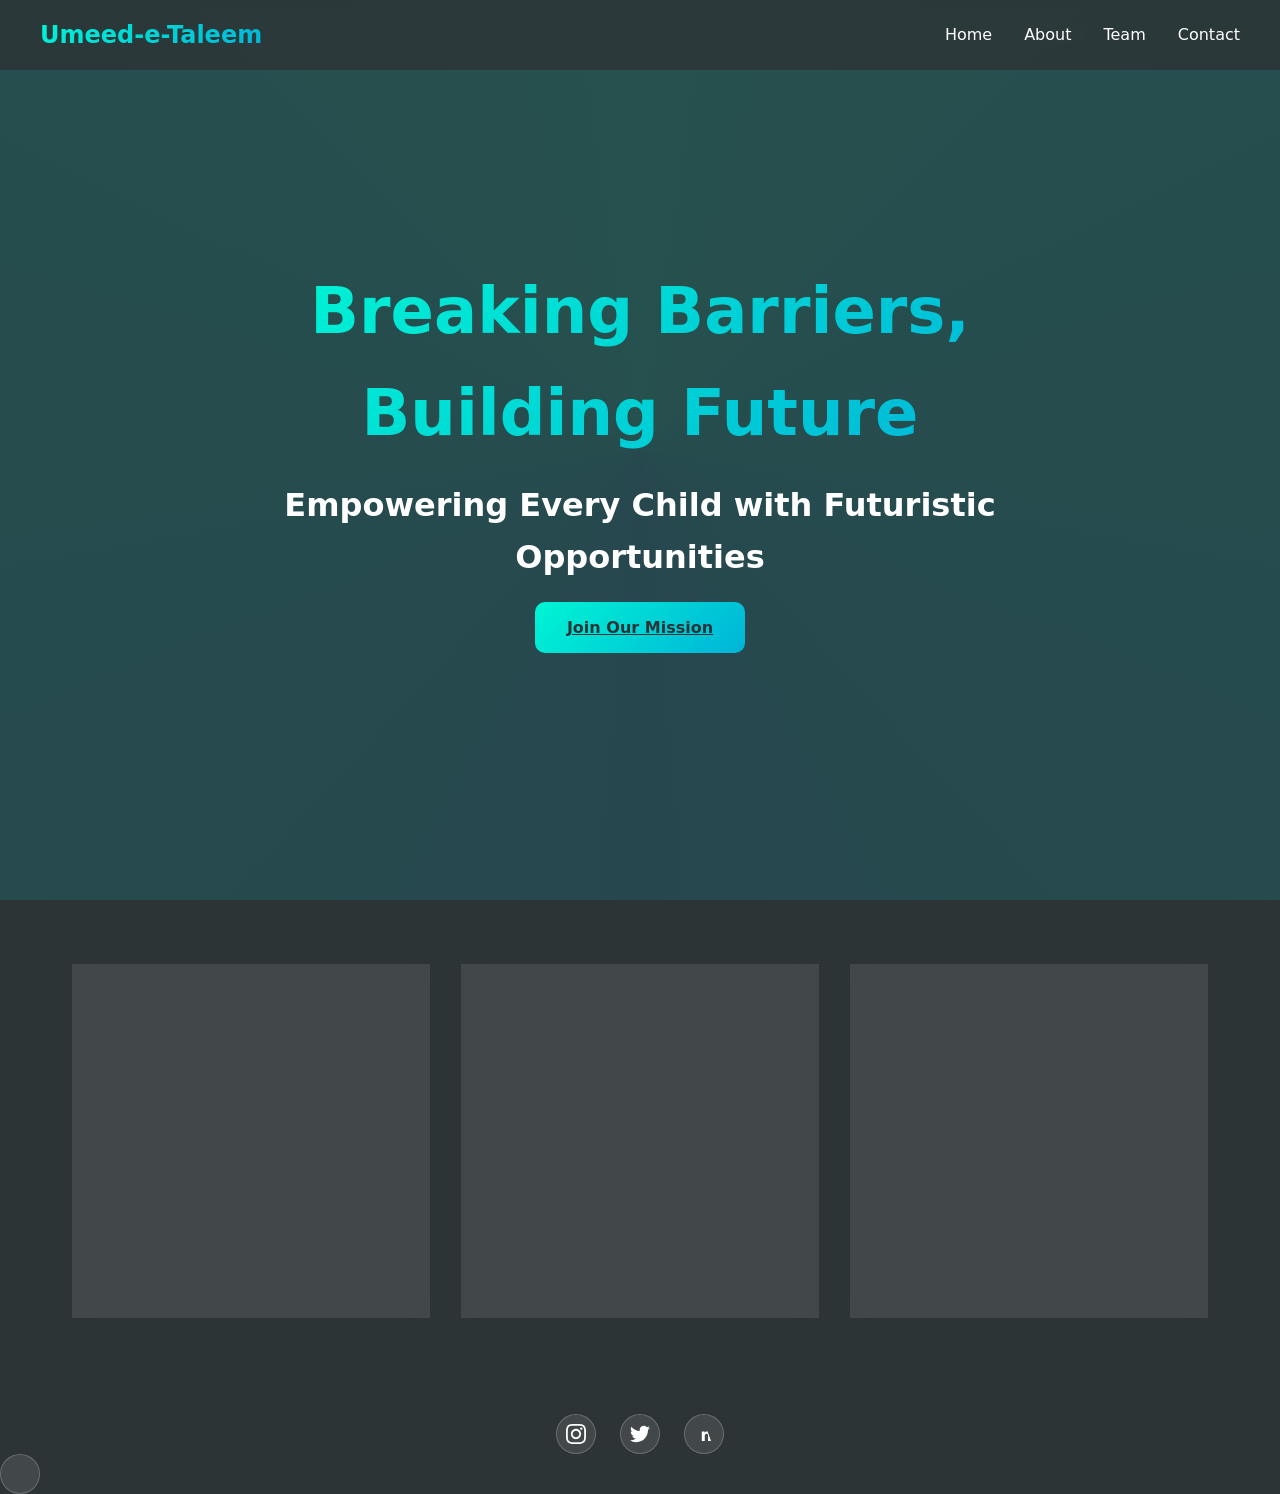
<file: index.html>
<!DOCTYPE html>
<html lang="en">
<head>
    <meta charset="UTF-8">
    <meta name="viewport" content="width=device-width, initial-scale=1.0">
    <title>Umeed-e-Taleem | Breaking Barriers, Building Future</title>
    <style>
        /* Modern CSS Reset */
        *, *::before, *::after {
            box-sizing: border-box;
            margin: 0;
            padding: 0;
        }

        :root {
            --primary: #2D3436;
            --accent: #00F5D4;
            --text: #ffffff;
            --gradient: linear-gradient(135deg, #00F5D4, #00B4D8);
            --glass: rgba(255, 255, 255, 0.1);
            --glass-border: rgba(255, 255, 255, 0.2);
        }

        @property --rotate {
            syntax: "<angle>";
            initial-value: 0deg;
            inherits: false;
        }

        body {
            font-family: 'Inter', system-ui, sans-serif;
            background: var(--primary);
            color: var(--text);
            line-height: 1.6;
            overflow-x: hidden;
        }

        /* Futuristic Navbar */
        .navbar {
            position: fixed;
            top: 0;
            width: 100%;
            backdrop-filter: blur(10px);
            background: rgba(45, 52, 54, 0.8);
            z-index: 1000;
            padding: 1rem;
        }

        .nav-container {
            max-width: 1200px;
            margin: 0 auto;
            display: flex;
            justify-content: space-between;
            align-items: center;
        }

        .logo {
            font-size: 1.5rem;
            font-weight: 700;
            background: var(--gradient);
            -webkit-background-clip: text;
            color: transparent;
        }

        .nav-links {
            display: flex;
            gap: 2rem;
            list-style: none;
        }

        .nav-links a {
            color: var(--text);
            text-decoration: none;
            position: relative;
            padding: 0.5rem 0;
        }

        .nav-links a::after {
            content: '';
            position: absolute;
            bottom: 0;
            left: 0;
            width: 100%;
            height: 2px;
            background: var(--gradient);
            transform: scaleX(0);
            transition: transform 0.3s ease;
        }

        .nav-links a:hover::after {
            transform: scaleX(1);
        }

        /* Hero Section */
        .hero {
            height: 100vh;
            display: flex;
            align-items: center;
            justify-content: center;
            position: relative;
            overflow: hidden;
        }

        .hero::before {
            content: '';
            position: absolute;
            width: 200%;
            height: 200%;
            background: conic-gradient(from var(--rotate), var(--accent), #00B4D8, var(--accent));
            animation: rotate 15s linear infinite;
            opacity: 0.15;
        }

        @keyframes rotate {
            to {
                --rotate: 360deg;
            }
        }

        .hero-content {
            text-align: center;
            z-index: 1;
            max-width: 800px;
            padding: 2rem;
        }

        .hero h1 {
            font-size: 4rem;
            margin-bottom: 1rem;
            background: var(--gradient);
            -webkit-background-clip: text;
            color: transparent;
        }

        .hero h2 {
            font-size: 2rem;
            margin-bottom: 2rem;
        }

        /* Team Section */
        .team-container {
            display: grid;
            grid-template-columns: repeat(auto-fit, minmax(300px, 1fr));
            gap: 2rem;
            padding: 4rem 2rem;
            max-width: 1200px;
            margin: 0 auto;
        }

        .team-member {
            position: relative;
            background: var(--glass);
            border: 1px solid var(--glass-border);
            border-radius: 20px;
            padding: 2rem;
            backdrop-filter: blur(10px);
            transition: transform 0.3s ease;
        }

        .team-member:hover {
            transform: translateY(-10px);
        }

        .member-image {
            width: 200px;
            height: 200px;
            border-radius: 50%;
            margin: 0 auto 1rem;
            position: relative;
            overflow: hidden;
        }

        .member-image img {
            width: 100%;
            height: 100%;
            object-fit: cover;
            filter: grayscale(50%);
            transition: filter 0.3s ease;
        }

        .team-member:hover .member-image img {
            filter: grayscale(0%);
        }

        .member-info {
            text-align: center;
        }

        .member-info h3 {
            font-size: 1.5rem;
            margin-bottom: 0.5rem;
            background: var(--gradient);
            -webkit-background-clip: text;
            color: transparent;
        }

        /* Social Media Icons */
        .social-icons {
            display: flex;
            justify-content: center;
            gap: 1.5rem;
            margin-top: 2rem;
        }

        .social-icon {
            width: 40px;
            height: 40px;
            display: flex;
            align-items: center;
            justify-content: center;
            border-radius: 50%;
            background: var(--glass);
            border: 1px solid var(--glass-border);
            transition: transform 0.3s ease;
        }

        .social-icon:hover {
            transform: scale(1.2);
        }

        .social-icon svg {
            width: 20px;
            height: 20px;
            fill: var(--text);
        }

        /* Contact Form */
        .contact-form {
            max-width: 600px;
            margin: 4rem auto;
            padding: 2rem;
            background: var(--glass);
            border: 1px solid var(--glass-border);
            border-radius: 20px;
            backdrop-filter: blur(10px);
        }

        .form-group {
            margin-bottom: 1.5rem;
        }

        .form-group input,
        .form-group textarea {
            width: 100%;
            padding: 1rem;
            background: rgba(255, 255, 255, 0.05);
            border: 1px solid var(--glass-border);
            border-radius: 10px;
            color: var(--text);
            font-size: 1rem;
        }

        .form-group input:focus,
        .form-group textarea:focus {
            outline: none;
            border-color: var(--accent);
        }

        .btn {
            background: var(--gradient);
            color: var(--primary);
            padding: 1rem 2rem;
            border: none;
            border-radius: 10px;
            font-weight: bold;
            cursor: pointer;
            transition: transform 0.3s ease;
        }

        .btn:hover {
            transform: scale(1.05);
        }

        /* Responsive Styles */
        @media (max-width: 768px) {
            .hero h1 {
                font-size: 2.5rem;
            }

            .hero h2 {
                font-size: 1.5rem;
            }

            .nav-links {
                gap: 1rem;
            }

            .logo {
                font-size: 1.2rem;
            }

            .team-container {
                grid-template-columns: repeat(auto-fit, minmax(250px, 1fr));
            }
        }

        @media (max-width: 480px) {
            .hero h1 {
                font-size: 2rem;
            }

            .hero h2 {
                font-size: 1.2rem;
            }

            .nav-links {
                flex-direction: column;
                gap: 0.5rem;
            }

            .logo {
                font-size: 1rem;
            }

            .team-container {
                grid-template-columns: repeat(auto-fit, minmax(200px, 1fr));
            }
        }
    </style>
</head>
<body>
    <nav class="navbar">
        <div class="nav-container">
            <div class="logo">Umeed-e-Taleem</div>
            <ul class="nav-links">
                <li><a href="#home">Home</a></li>
                <li><a href="#about">About</a></li>
                <li><a href="#team">Team</a></li>
                <li><a href="#contact">Contact</a></li>
            </ul>
        </div>
    </nav>

    <section id="home" class="hero">
        <div class="hero-content">
            <h1>Breaking Barriers, Building Future</h1>
            <h2>Empowering Every Child with Futuristic Opportunities</h2>
            <a href="https://forms.gle/SZrfroZ43mqskNC88" target="_blank" class="btn">Join Our Mission</a>
        </div>
    </section>

    <section id="team" class="team-container">
        <div class="team-member">
            <div class="member-image">
                <img src="Rahim.jpg" alt="Abdul Rahim">
            </div>
            <div class="member-info">
                <h3>Abdul Rahim</h3>
                <p>Founder</p>
            </div>
        </div>
        <div class="team-member">
            <div class="member-image">
                <img src="Ammar.jpg" alt="Ammar Jaffar">
            </div>
            <div class="member-info">
                <h3>Ammar Jaffar</h3>
                <p>Co-Founder</p>
            </div>
        </div>
        <div class="team-member">
            <div class="member-image">
                <img src="me.jpg" alt="Inayat Rahim">
            </div>
            <div class="member-info">
                <h3>Inayat Rahim</h3>
                <p>Technical Lead</p>
            </div>
        </div>
    </section>

     <div class="social-icons">
        <a href="https://www.instagram.com/umeedetaleem.pk/" class="social-icon" target="_blank">
            <svg viewBox="0 0 24 24">
                <path d="M12 2.163c3.204 0 3.584.012 4.85.07 3.252.148 4.771 1.691 4.919 4.919.058 1.265.069 1.645.069 4.849 0 3.205-.012 3.584-.069 4.849-.149 3.225-1.664 4.771-4.919 4.919-1.266.058-1.644.07-4.85.07-3.204 0-3.584-.012-4.849-.07-3.26-.149-4.771-1.699-4.919-4.92-.058-1.265-.07-1.644-.07-4.849 0-3.204.013-3.583.07-4.849.149-3.227 1.664-4.771 4.919-4.919 1.266-.057 1.645-.069 4.849-.069zm0-2.163c-3.259 0-3.667.014-4.947.072-4.358.2-6.78 2.618-6.98 6.98-.059 1.281-.073 1.689-.073 4.948 0 3.259.014 3.668.072 4.948.2 4.358 2.618 6.78 6.98 6.98 1.281.058 1.689.072 4.948.072 3.259 0 3.668-.014 4.948-.072 4.354-.2 6.782-2.618 6.979-6.98.059-1.28.073-1.689.073-4.948 0-3.259-.014-3.667-.072-4.947-.196-4.354-2.617-6.78-6.979-6.98-1.281-.059-1.69-.073-4.949-.073zm0 5.838c-3.403 0-6.162 2.759-6.162 6.162s2.759 6.163 6.162 6.163 6.162-2.759 6.162-6.163c0-3.403-2.759-6.162-6.162-6.162zm0 10.162c-2.209 0-4-1.79-4-4 0-2.209 1.791-4 4-4s4 1.791 4 4c0 2.21-1.791 4-4 4zm6.406-11.845c-.796 0-1.441.645-1.441 1.44s.645 1.44 1.441 1.44c.795 0 1.439-.645 1.439-1.44s-.644-1.44-1.439-1.44z"/>
            </svg>
        </a>
        <a href="https://www.facebook.com/umeedetaleem.pk/" class="social-icon" target="_blank">
            <svg viewBox="0 0 24 24">
                <path d="M23.953 4.57a10 10 0 01-2.825.775 4.958 4.958 0 002.163-2.723c-.951.555-2.005.959-3.127 1.184a4.92 4.92 0 00-8.384 4.482C7.69 8.095 4.067 6.13 1.64 3.162a4.822 4.822 0 00-.666 2.475c0 1.71.87 3.213 2.188 4.096a4.904 4.904 0 01-2.228-.616v.06a4.923 4.923 0 003.946 4.827 4.996 4.996 0 01-2.212.085 4.936 4.936 0 004.604 3.417 9.867 9.867 0 01-6.102 2.105c-.39 0-.779-.023-1.17-.067a13.995 13.995 0 007.557 2.209c9.053 0 13.998-7.496 13.998-13.985 0-.21 0-.42-.015-.63A9.935 9.935 0 0024 4.59z"/>
            </svg>
        </a>
        <a href="#" class="social-icon">
            <svg viewBox="0 0 24 24">
                <path d="M20.447 20.452h-3.554v-5.569c0-1.328-.027-3.037-1.852-3.037-1.853 0-2.136 1.445-2.136 2.939v5.667H9.351V9h3.414v1.561h.046c.477-.9 1.637-1.85 3.37-1.85 3.601
                <!-- Updated social icons section with consistent icon styles -->
    <div class="social-icons">
        <a href="https://twitter.com/umeedetaleem.pk/" class="social-icon" target="_blank">
            <svg viewBox="0 0 24 24">
                <path d="M12 2.163c3.204 0 3.584.012 4.85.07 3.252.148 4.771 1.691 4.919 4.919.058 1.265.069 1.645.069 4.849 0 3.205-.012 3.584-.069 4.849-.149 3.225-1.664 4.771-4.919 4.919-1.266.058-1.644.07-4.85.07-3.204 0-3.584-.012-4.849-.07-3.26-.149-4.771-1.699-4.919-4.92-.058-1.265-.07-1.644-.07-4.849 0-3.204.013-3.583.07-4.849.149-3.227 1.664-4.771 4.919-4.919 1.266-.057 1.645-.069 4.849-.069zm0-2.163c-3.259 0-3.667.014-4.947.072-4.358.2-6.78 2.618-6.98 6.98-.059 1.281-.073 1.689-.073 4.948 0 3.259.014 3.668.072 4.948.2 4.358 2.618 6.78 6.98 6.98 1.281.058 1.689.072 4.948.072 3.259 0 3.668-.014 4.948-.072 4.354-.2 6.782-2.618 6.979-6.98.059-1.28.073-1.689.073-4.948 0-3.259-.014-3.667-.072-4.947-.196-4.354-2.617-6.78-6.979-6.98-1.281-.059-1.69-.073-4.949-.073zm0 5.838c-3.403 0-6.162 2.759-6.162 6.162s2.759 6.163 6.162 6.163 6.162-2.759 6.162-6.163c0-3.403-2.759-6.162-6.162-6.162zm0 10.162c-2.209 0-4-1.79-4-4 0-2.209 1.791-4 4-4s4 1.791 4 4c0 2.21-1.791 4-4 4zm6.406-11.845c-.796 0-1.441.645-1.441 1.44s.645 1.44 1.441 1.44c.795 0 1.439-.645 1.439-1.44s-.644-1.44-1.439-1.44z"/>
            </svg>
        </a>
    </div>
</file>
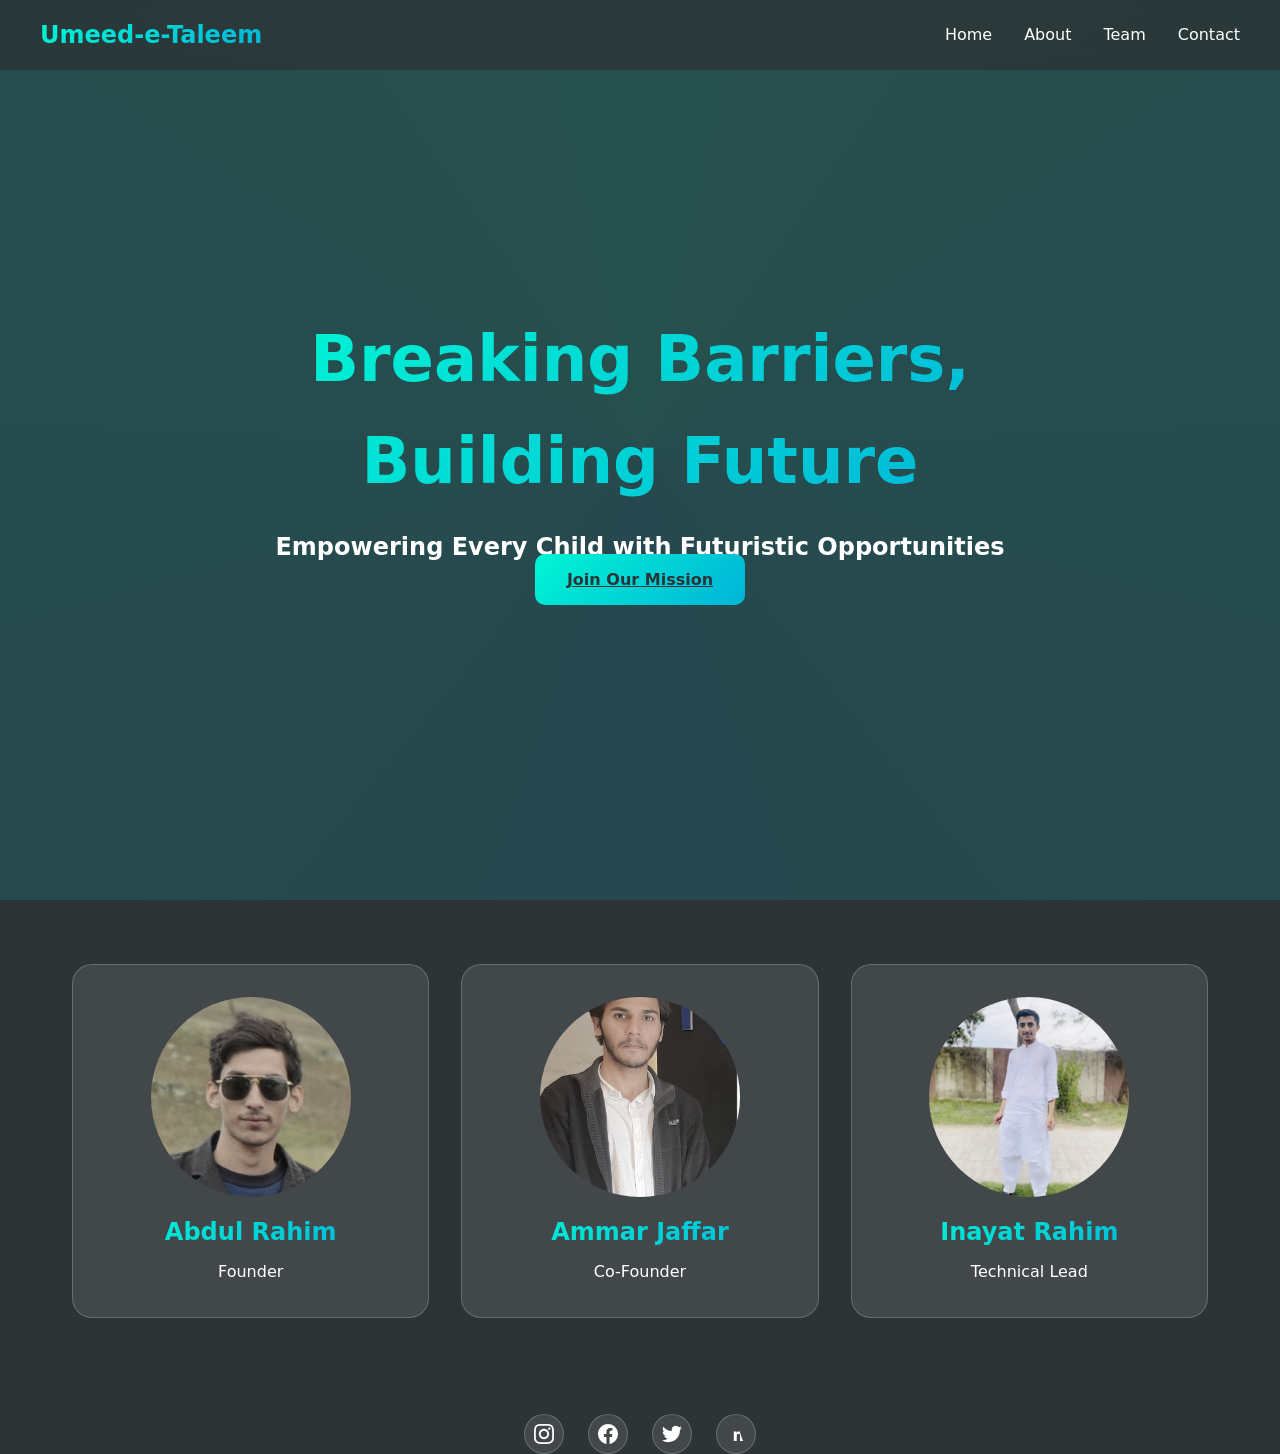
<file: code.html>
<!DOCTYPE html>
<html lang="en">
<head>
    <meta charset="UTF-8">
    <meta name="viewport" content="width=device-width, initial-scale=1.0">
    <title>Umeed-e-Taleem | Breaking Barriers, Building Future</title>
    <style>
        /* Modern CSS Reset */
        *, *::before, *::after {
            box-sizing: border-box;
            margin: 0;
            padding: 0;
        }

        :root {
            --primary: #2D3436;
            --accent: #00F5D4;
            --text: #ffffff;
            --gradient: linear-gradient(135deg, #00F5D4, #00B4D8);
            --glass: rgba(255, 255, 255, 0.1);
            --glass-border: rgba(255, 255, 255, 0.2);
        }

        @property --rotate {
            syntax: "<angle>";
            initial-value: 0deg;
            inherits: false;
        }

        body {
            font-family: 'Inter', system-ui, sans-serif;
            background: var(--primary);
            color: var(--text);
            line-height: 1.6;
            overflow-x: hidden;
        }

        /* Futuristic Navbar */
        .navbar {
            position: fixed;
            top: 0;
            width: 100%;
            backdrop-filter: blur(10px);
            background: rgba(45, 52, 54, 0.8);
            z-index: 1000;
            padding: 1rem;
        }

        .nav-container {
            max-width: 1200px;
            margin: 0 auto;
            display: flex;
            justify-content: space-between;
            align-items: center;
        }

        .logo {
            font-size: 1.5rem;
            font-weight: 700;
            background: var(--gradient);
            -webkit-background-clip: text;
            color: transparent;
        }

        .nav-links {
            display: flex;
            gap: 2rem;
            list-style: none;
        }

        .nav-links a {
            color: var(--text);
            text-decoration: none;
            position: relative;
            padding: 0.5rem 0;
        }

        .nav-links a::after {
            content: '';
            position: absolute;
            bottom: 0;
            left: 0;
            width: 100%;
            height: 2px;
            background: var(--gradient);
            transform: scaleX(0);
            transition: transform 0.3s ease;
        }

        .nav-links a:hover::after {
            transform: scaleX(1);
        }

        /* Hero Section */
        .hero {
            height: 100vh;
            display: flex;
            align-items: center;
            justify-content: center;
            position: relative;
            overflow: hidden;
        }

        .hero::before {
            content: '';
            position: absolute;
            width: 200%;
            height: 200%;
            background: conic-gradient(from var(--rotate), var(--accent), #00B4D8, var(--accent));
            animation: rotate 15s linear infinite;
            opacity: 0.15;
        }

        @keyframes rotate {
            to {
                --rotate: 360deg;
            }
        }

        .hero-content {
            text-align: center;
            z-index: 1;
            max-width: 800px;
            padding: 2rem;
        }

        .hero h1 {
            font-size: 4rem;
            margin-bottom: 1rem;
            background: var(--gradient);
            -webkit-background-clip: text;
            color: transparent;
        }

        /* Team Section */
        .team-container {
            display: grid;
            grid-template-columns: repeat(auto-fit, minmax(300px, 1fr));
            gap: 2rem;
            padding: 4rem 2rem;
            max-width: 1200px;
            margin: 0 auto;
        }

        .team-member {
            position: relative;
            background: var(--glass);
            border: 1px solid var(--glass-border);
            border-radius: 20px;
            padding: 2rem;
            backdrop-filter: blur(10px);
            transition: transform 0.3s ease;
        }

        .team-member:hover {
            transform: translateY(-10px);
        }

        .member-image {
            width: 200px;
            height: 200px;
            border-radius: 50%;
            margin: 0 auto 1rem;
            position: relative;
            overflow: hidden;
        }

        .member-image img {
            width: 100%;
            height: 100%;
            object-fit: cover;
            filter: grayscale(50%);
            transition: filter 0.3s ease;
        }

        .team-member:hover .member-image img {
            filter: grayscale(0%);
        }

        .member-info {
            text-align: center;
        }

        .member-info h3 {
            font-size: 1.5rem;
            margin-bottom: 0.5rem;
            background: var(--gradient);
            -webkit-background-clip: text;
            color: transparent;
        }

        /* Social Media Icons */
        .social-icons {
            display: flex;
            justify-content: center;
            gap: 1.5rem;
            margin-top: 2rem;
        }

        .social-icon {
            width: 40px;
            height: 40px;
            display: flex;
            align-items: center;
            justify-content: center;
            border-radius: 50%;
            background: var(--glass);
            border: 1px solid var(--glass-border);
            transition: transform 0.3s ease;
        }

        .social-icon:hover {
            transform: scale(1.2);
        }

        .social-icon svg {
            width: 20px;
            height: 20px;
            fill: var(--text);
        }

        /* Contact Form */
        .contact-form {
            max-width: 600px;
            margin: 4rem auto;
            padding: 2rem;
            background: var(--glass);
            border: 1px solid var(--glass-border);
            border-radius: 20px;
            backdrop-filter: blur(10px);
        }

        .form-group {
            margin-bottom: 1.5rem;
        }

        .form-group input,
        .form-group textarea {
            width: 100%;
            padding: 1rem;
            background: rgba(255, 255, 255, 0.05);
            border: 1px solid var(--glass-border);
            border-radius: 10px;
            color: var(--text);
            font-size: 1rem;
        }

        .form-group input:focus,
        .form-group textarea:focus {
            outline: none;
            border-color: var(--accent);
        }

        .btn {
            background: var(--gradient);
            color: var(--primary);
            padding: 1rem 2rem;
            border: none;
            border-radius: 10px;
            font-weight: bold;
            cursor: pointer;
            transition: transform 0.3s ease;
        }

        .btn:hover {
            transform: scale(1.05);
        }
    </style>
</head>
<body>
    <nav class="navbar">
        <div class="nav-container">
            <div class="logo">Umeed-e-Taleem</div>
            <ul class="nav-links">
                <li><a href="#home">Home</a></li>
                <li><a href="#about">About</a></li>
                <li><a href="#team">Team</a></li>
                <li><a href="#contact">Contact</a></li>
            </ul>
        </div>
    </nav>

    <section id="home" class="hero">
        <div class="hero-content">
            <h1>Breaking Barriers, Building Future</h1>
            <h2>Empowering Every Child with Futuristic Opportunities</h2>

            <a href="https://forms.gle/SZrfroZ43mqskNC88" target="_blank" class="btn">Join Our Mission</a>
        </div>
    </section>

    <section id="team" class="team-container">
        <div class="team-member">
            <div class="member-image">
                <img src="Rahim.jpg" alt="Abdul Rahim">
            </div>
            <div class="member-info">
                <h3>Abdul Rahim</h3>
                <p>Founder</p>
            </div>
        </div>
        <div class="team-member">
            <div class="member-image">
                <img src="Ammar.jpg" alt="Ammar Jaffar">
            </div>
            <div class="member-info">
                <h3>Ammar Jaffar</h3>
                <p>Co-Founder</p>
            </div>
        </div>
        <div class="team-member">
            <div class="member-image">
                <img src="me.jpg" alt="Inayat Rahim">
            </div>
            <div class="member-info">
                <h3>Inayat Rahim</h3>
                <p>Technical Lead</p>
            </div>
        </div>
    </section>

    <div class="social-icons">
        <a href="https://www.instagram.com/umeedetaleem.pk/" class="social-icon" target="_blank">
            <svg viewBox="0 0 24 24">
                <path d="M12 2.163c3.204 0 3.584.012 4.85.07 3.252.148 4.771 1.691 4.919 4.919.058 1.265.069 1.645.069 4.849 0 3.205-.012 3.584-.069 4.849-.149 3.225-1.664 4.771-4.919 4.919-1.266.058-1.644.07-4.85.07-3.204 0-3.584-.012-4.849-.07-3.26-.149-4.771-1.699-4.919-4.92-.058-1.265-.07-1.644-.07-4.849 0-3.204.013-3.583.07-4.849.149-3.227 1.664-4.771 4.919-4.919 1.266-.057 1.645-.069 4.849-.069zm0-2.163c-3.259 0-3.667.014-4.947.072-4.358.2-6.78 2.618-6.98 6.98-.059 1.281-.073 1.689-.073 4.948 0 3.259.014 3.668.072 4.948.2 4.358 2.618 6.78 6.98 6.98 1.281.058 1.689.072 4.948.072 3.259 0 3.668-.014 4.948-.072 4.354-.2 6.782-2.618 6.979-6.98.059-1.28.073-1.689.073-4.948 0-3.259-.014-3.667-.072-4.947-.196-4.354-2.617-6.78-6.979-6.98-1.281-.059-1.69-.073-4.949-.073zm0 5.838c-3.403 0-6.162 2.759-6.162 6.162s2.759 6.163 6.162 6.163 6.162-2.759 6.162-6.163c0-3.403-2.759-6.162-6.162-6.162zm0 10.162c-2.209 0-4-1.79-4-4 0-2.209 1.791-4 4-4s4 1.791 4 4c0 2.21-1.791 4-4 4zm6.406-11.845c-.796 0-1.441.645-1.441 1.44s.645 1.44 1.441 1.44c.795 0 1.439-.645 1.439-1.44s-.644-1.44-1.439-1.44z"/>
            </svg>
        </a>
        <a href="#" class="social-icon">
            <svg viewBox="0 0 24 24">
                <path d="M24 12.073c0-6.627-5.373-12-12-12s-12 5.373-12 12c0 5.99 4.388 10.954 10.125 11.854v-8.385H7.078v-3.47h3.047V9.43c0-3.007 1.792-4.669 4.533-4.669 1.312 0 2.686.235 2.686.235v2.953H15.83c-1.491 0-1.956.925-1.956 1.874v2.25h3.328l-.532 3.47h-2.796v8.385C19.612 23.027 24 18.062 24 12.073z"/>
            </svg>
        </a>
        <a href="https://www.facebook.com/umeedetaleem.pk/" class="social-icon" target="_blank">
            <svg viewBox="0 0 24 24">
                <path d="M23.953 4.57a10 10 0 01-2.825.775 4.958 4.958 0 002.163-2.723c-.951.555-2.005.959-3.127 1.184a4.92 4.92 0 00-8.384 4.482C7.69 8.095 4.067 6.13 1.64 3.162a4.822 4.822 0 00-.666 2.475c0 1.71.87 3.213 2.188 4.096a4.904 4.904 0 01-2.228-.616v.06a4.923 4.923 0 003.946 4.827 4.996 4.996 0 01-2.212.085 4.936 4.936 0 004.604 3.417 9.867 9.867 0 01-6.102 2.105c-.39 0-.779-.023-1.17-.067a13.995 13.995 0 007.557 2.209c9.053 0 13.998-7.496 13.998-13.985 0-.21 0-.42-.015-.63A9.935 9.935 0 0024 4.59z"/>
            </svg>
        </a>
        <a href="#" class="social-icon">
            <svg viewBox="0 0 24 24">
                <path d="M20.447 20.452h-3.554v-5.569c0-1.328-.027-3.037-1.852-3.037-1.853 0-2.136 1.445-2.136 2.939v5.667H9.351V9h3.414v1.561h.046c.477-.9 1.637-1.85 3.37-1.85 3.601
                <!-- Updated social icons section with consistent icon styles -->
    <div class="social-icons">
        <a href="https://twitter.com/umeedetaleem.pk/" class="social-icon" target="_blank">
            <svg viewBox="0 0 24 24">
                <path d="M12 2.163c3.204 0 3.584.012 4.85.07 3.252.148 4.771 1.691 4.919 4.919.058 1.265.069 1.645.069 4.849 0 3.205-.012 3.584-.069 4.849-.149 3.225-1.664 4.771-4.919 4.919-1.266.058-1.644.07-4.85.07-3.204 0-3.584-.012-4.849-.07-3.26-.149-4.771-1.699-4.919-4.92-.058-1.265-.07-1.644-.07-4.849 0-3.204.013-3.583.07-4.849.149-3.227 1.664-4.771 4.919-4.919 1.266-.057 1.645-.069 4.849-.069zm0-2.163c-3.259 0-3.667.014-4.947.072-4.358.2-6.78 2.618-6.98 6.98-.059 1.281-.073 1.689-.073 4.948 0 3.259.014 3.668.072 4.948.2 4.358 2.618 6.78 6.98 6.98 1.281.058 1.689.072 4.948.072 3.259 0 3.668-.014 4.948-.072 4.354-.2 6.782-2.618 6.979-6.98.059-1.28.073-1.689.073-4.948 0-3.259-.014-3.667-.072-4.947-.196-4.354-2.617-6.78-6.979-6.98-1.281-.059-1.69-.073-4.949-.073zm0 5.838c-3.403 0-6.162 2.759-6.162 6.162s2.759 6.163 6.162 6.163 6.162-2.759 6.162-6.163c0-3.403-2.759-6.162-6.162-6.162zm0 10.162c-2.209 0-4-1.79-4-4 0-2.209 1.791-4 4-4s4 1.791 4 4c0 2.21-1.791 4-4 4zm6.406-11.845c-.796 0-1.441.645-1.441 1.44s.645 1.44 1.441 1.44c.795 0 1.439-.645 1.439-1.44s-.644-1.44-1.439-1.44z"/>
            </svg>
        </a>
        <a href="#" class="social-icon">
            <svg viewBox="0 0 24 24">
                <path d="M24 12.073c0-6.627-5.373-12-12-12s-12 5.373-12 12c0 5.99 4.388 10.954 10.125 11.854v-8.385H7.078v-3.47h3.047V9.43c0-3.007 1.792-4.669 4.533-4.669 1.312 0 2.686.235 2.686.235v2.953H15.83c-1.491 0-1.956.925-1.956 1.874v2.25h3.328l-.532 3.47h-2.796v8.385C19.612 23.027 24 18.062 24 12.073z"/>
            </svg>
        </a>
        <svg xmlns="http://www.w3.org/2000/svg" x="0px" y="0px" width="20" height="50" viewBox="0 0 20 20">
<path d="M 9 4 C 6.2504839 4 4 6.2504839 4 9 L 4 41 C 4 43.749516 6.2504839 46 9 46 L 41 46 C 43.749516 46 46 43.749516 46 41 L 46 9 C 46 6.2504839 43.749516 4 41 4 L 9 4 z M 9 6 L 41 6 C 42.668484 6 44 7.3315161 44 9 L 44 41 C 44 42.668484 42.668484 44 41 44 L 9 44 C 7.3315161 44 6 42.668484 6 41 L 6 9 C 6 7.3315161 7.3315161 6 9 6 z M 14 11.011719 C 12.904779 11.011719 11.919219 11.339079 11.189453 11.953125 C 10.459687 12.567171 10.011719 13.484511 10.011719 14.466797 C 10.011719 16.333977 11.631285 17.789609 13.691406 17.933594 A 0.98809878 0.98809878 0 0 0 13.695312 17.935547 A 0.98809878 0.98809878 0 0 0 14 17.988281 C 16.27301 17.988281 17.988281 16.396083 17.988281 14.466797 A 0.98809878 0.98809878 0 0 0 17.986328 14.414062 C 17.884577 12.513831 16.190443 11.011719 14 11.011719 z M 14 12.988281 C 15.392231 12.988281 15.94197 13.610038 16.001953 14.492188 C 15.989803 15.348434 15.460091 16.011719 14 16.011719 C 12.614594 16.011719 11.988281 15.302225 11.988281 14.466797 C 11.988281 14.049083 12.140703 13.734298 12.460938 13.464844 C 12.78117 13.19539 13.295221 12.988281 14 12.988281 z M 11 19 A 1.0001 1.0001 0 0 0 10 20 L 10 39 A 1.0001 1.0001 0 0 0 11 40 L 17 40 A 1.0001 1.0001 0 0 0 18 39 L 18 33.134766 L 18 20 A 1.0001 1.0001 0 0 0 17 19 L 11 19 z M 20 19 A 1.0001 1.0001 0 0 0 19 20 L 19 39 A 1.0001 1.0001 0 0 0 20 40 L 26 40 A 1.0001 1.0001 0 0 0 27 39 L 27 29 C 27 28.170333 27.226394 27.345035 27.625 26.804688 C 28.023606 26.264339 28.526466 25.940057 29.482422 25.957031 C 30.468166 25.973981 30.989999 26.311669 31.384766 26.841797 C 31.779532 27.371924 32 28.166667 32 29 L 32 39 A 1.0001 1.0001 0 0 0 33 40 L 39 40 A 1.0001 1.0001 0 0 0 40 39 L 40 28.261719 C 40 25.300181 39.122788 22.95433 37.619141 21.367188 C 36.115493 19.780044 34.024172 19 31.8125 19 C 29.710483 19 28.110853 19.704889 27 20.423828 L 27 20 A 1.0001 1.0001 0 0 0 26 19 L 20 19 z M 12 21 L 16 21 L 16 33.134766 L 16 38 L 12 38 L 12 21 z M 21 21 L 25 21 L 25 22.560547 A 1.0001 1.0001 0 0 0 26.798828 23.162109 C 26.798828 23.162109 28.369194 21 31.8125 21 C 33.565828 21 35.069366 21.582581 36.167969 22.742188 C 37.266572 23.901794 38 25.688257 38 28.261719 L 38 38 L 34 38 L 34 29 C 34 27.833333 33.720468 26.627107 32.990234 25.646484 C 32.260001 24.665862 31.031834 23.983076 29.517578 23.957031 C 27.995534 23.930001 26.747519 24.626988 26.015625 25.619141 C 25.283731 26.611293 25 27.829667 25 29 L 25 38 L 21 38 L 21 21 z"></path>
</svg>
</a>
    </div>
</file>
